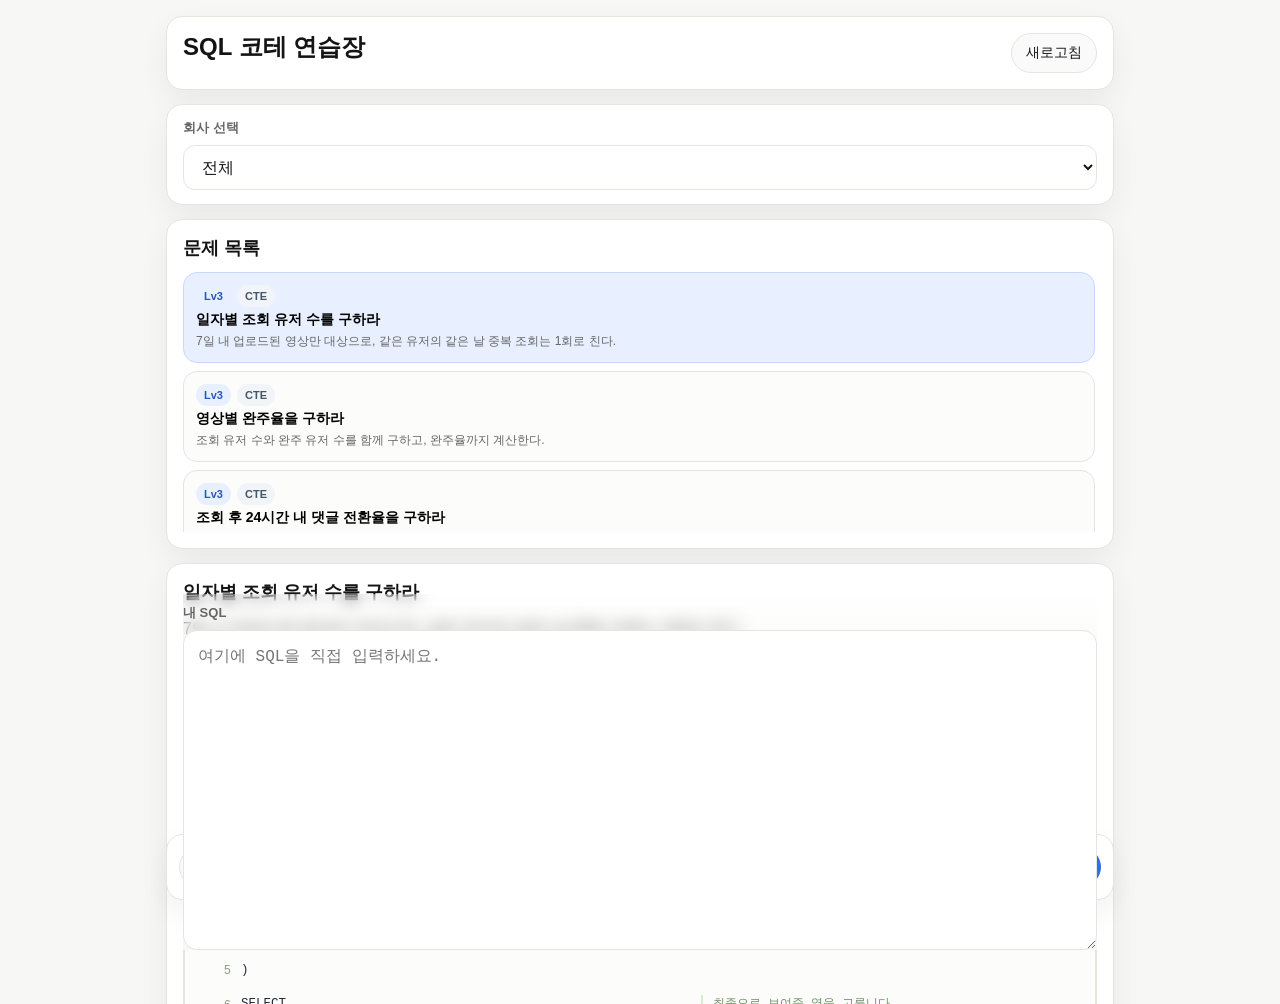
<file: index.html>
<!doctype html>
<html lang="ko">
  <head>
    <meta charset="UTF-8" />
    <meta name="viewport" content="width=device-width, initial-scale=1.0" />
    <meta http-equiv="refresh" content="0; url=sql-practice-app/" />
    <title>SQL 코테 연습장</title>
    <style>
      body {
        margin: 0;
        font-family: -apple-system, BlinkMacSystemFont, "Segoe UI", Roboto, "Noto Sans KR", sans-serif;
        background: #f7f7f5;
        color: #141414;
        display: grid;
        place-items: center;
        min-height: 100vh;
      }
      a {
        color: #2f6fed;
        text-decoration: none;
      }
    </style>
  </head>
  <body>
    <main>
      <p>SQL 코테 연습장으로 이동합니다.</p>
      <p><a href="sql-practice-app/">바로가기</a></p>
    </main>
  </body>
</html>
</file>
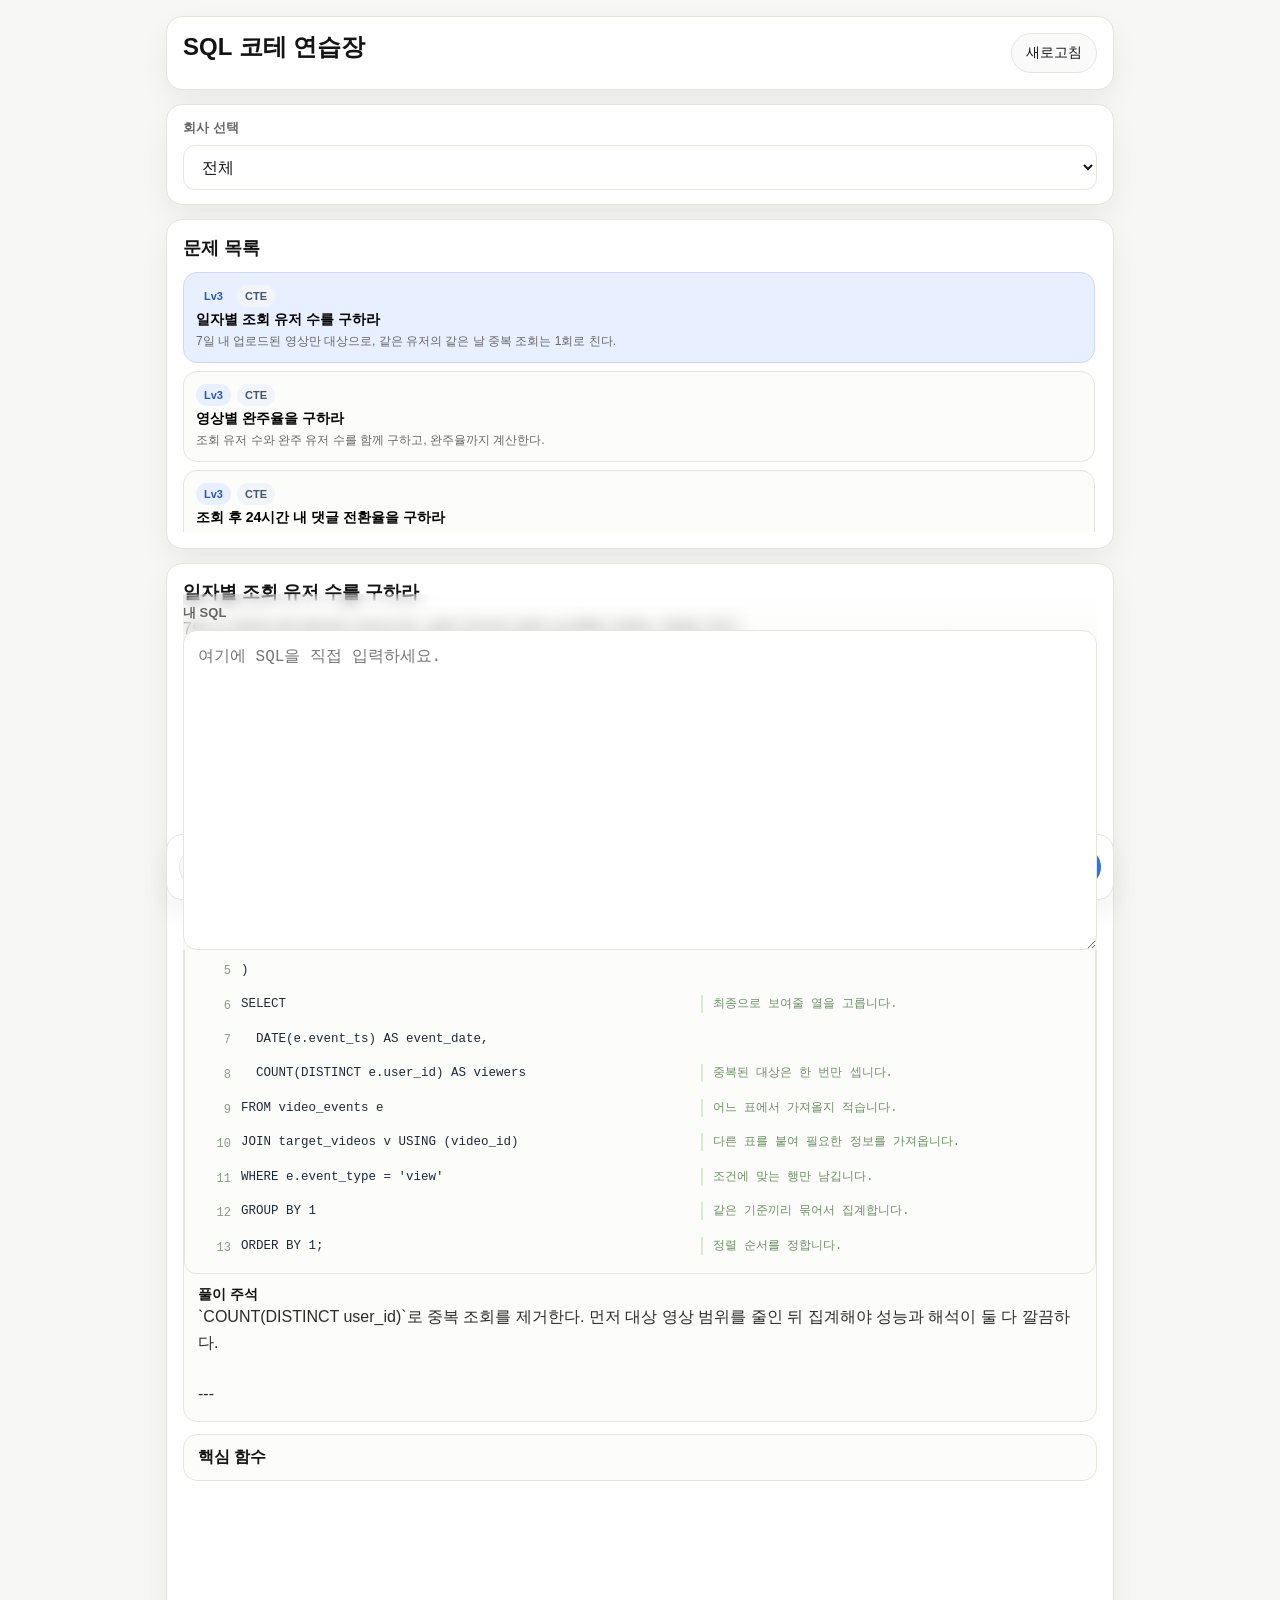
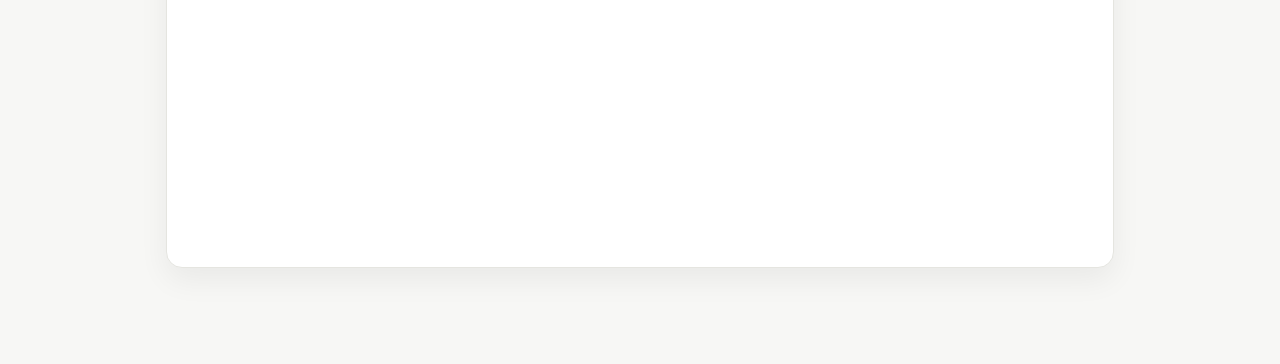
<file: sql-practice-app/index.html>
<!doctype html>
<html lang="ko">
  <head>
    <meta charset="UTF-8" />
    <meta name="viewport" content="width=device-width, initial-scale=1.0, viewport-fit=cover" />
    <title>SQL Practice</title>
    <link rel="stylesheet" href="./styles.css" />
  </head>
  <body>
    <main class="app">
      <header class="topbar">
        <div>
          <h1>SQL 코테 연습장</h1>
        </div>
        <button id="reloadBtn" class="ghost-btn" type="button">새로고침</button>
      </header>

      <section class="picker-card">
        <label for="companySelect">회사 선택</label>
        <select id="companySelect" aria-label="회사 선택">
          <option value="all">전체</option>
          <option value="당근">당근</option>
          <option value="슈퍼센트">슈퍼센트</option>
          <option value="초보-중간">초보-중간</option>
          <option value="초보">초보</option>
        </select>
      </section>

      <section class="list-card">
        <div class="section-head">
          <h2>문제 목록</h2>
        </div>
        <div id="questionList" class="question-list"></div>
      </section>

      <section class="detail-card">
        <div class="section-head">
          <h2 id="questionTitle">문제를 선택하세요</h2>
        </div>

        <p id="questionPrompt" class="prompt"></p>

        <div class="detail-layout">
          <div class="detail-main">
            <details class="schema-block">
              <summary>스키마 보기</summary>
              <pre id="schemaText" class="schema-text"></pre>
            </details>

            <details id="answerPanel" class="answer-panel">
              <summary>정답 / 풀이 주석</summary>
              <div class="answer-section">
                <h3>정답 SQL</h3>
                <div id="answerText" class="answer-text"></div>
              </div>
              <div class="answer-section">
                <h3>풀이 주석</h3>
                <p id="explanationText" class="explanation"></p>
              </div>
            </details>

            <details id="functionPanel" class="function-panel">
              <summary>핵심 함수</summary>
              <div class="section-head compact">
                <span id="functionHint">문제에 맞는 함수가 자동으로 정리됩니다.</span>
              </div>
              <div id="functionCards" class="function-cards"></div>
            </details>
          </div>
        </div>

        <div class="input-stack">
          <div class="textarea-block">
            <label for="sqlInput">내 SQL</label>
            <textarea id="sqlInput" spellcheck="false" placeholder="여기에 SQL을 직접 입력하세요."></textarea>
          </div>
        </div>
      </section>

      <nav class="bottom-nav">
        <button id="prevBtn" type="button" class="ghost-btn">이전</button>
        <button id="nextBtn" type="button" class="primary-btn">다음</button>
      </nav>
    </main>

    <script src="./app.js"></script>
  </body>
</html>
</file>
<file: sql-practice-app/styles.css>
:root {
  color-scheme: light;
  --bg: #f7f7f5;
  --panel: #ffffff;
  --text: #141414;
  --muted: #666666;
  --line: #e5e5e0;
  --accent: #2f6fed;
  --accent-weak: #e8f0ff;
  --done: #e8f7ee;
  --shadow: 0 12px 30px rgba(20, 20, 20, 0.06);
  --radius: 16px;
}

* {
  box-sizing: border-box;
}

html,
body {
  margin: 0;
  padding: 0;
  font-family: -apple-system, BlinkMacSystemFont, "Segoe UI", Roboto, "Noto Sans KR", sans-serif;
  background: var(--bg);
  color: var(--text);
  -webkit-text-size-adjust: 100%;
  scroll-behavior: smooth;
}

body {
  min-height: 100vh;
  padding-bottom: env(safe-area-inset-bottom);
}

.app {
  width: min(100%, 980px);
  margin: 0 auto;
  padding: 16px;
  padding-top: calc(16px + env(safe-area-inset-top));
  padding-bottom: calc(16px + env(safe-area-inset-bottom));
  display: grid;
  gap: 14px;
}

.topbar,
.stats-card,
.list-card,
.detail-card,
.bottom-nav {
  background: var(--panel);
  border: 1px solid var(--line);
  border-radius: var(--radius);
  box-shadow: var(--shadow);
}

.topbar {
  padding: 16px;
  display: flex;
  justify-content: space-between;
  align-items: flex-start;
  gap: 12px;
}

.topbar h1 {
  margin: 0;
  font-size: 24px;
  line-height: 1.2;
}

.stats-card {
  padding: 12px 16px;
  display: grid;
  grid-template-columns: repeat(3, 1fr);
  gap: 12px;
}

.picker-card {
  background: var(--panel);
  border: 1px solid var(--line);
  border-radius: var(--radius);
  box-shadow: var(--shadow);
  padding: 14px 16px;
  display: grid;
  gap: 8px;
}

.picker-card label {
  font-size: 13px;
  color: var(--muted);
  font-weight: 700;
}

.picker-card select {
  width: 100%;
  border: 1px solid var(--line);
  border-radius: 12px;
  padding: 12px 14px;
  background: #fff;
  color: var(--text);
  font-size: 16px;
}

.picker-card select:focus {
  outline: 2px solid rgba(47, 111, 237, 0.18);
  border-color: var(--accent);
}

.stats-card > div {
  display: flex;
  flex-direction: column;
  gap: 4px;
}

.stat-label {
  font-size: 12px;
  color: var(--muted);
}

.stats-card strong {
  font-size: 18px;
}

.ghost-btn,
.primary-btn,
.secondary-btn {
  border: 1px solid var(--line);
  background: var(--panel);
  color: var(--text);
  border-radius: 999px;
  font-size: 14px;
  padding: 10px 14px;
}

.ghost-btn,
.secondary-btn {
  background: #fafafa;
}

.primary-btn {
  background: var(--accent);
  color: #fff;
  border-color: var(--accent);
}

.list-card,
.detail-card {
  padding: 16px;
}

.section-head {
  display: flex;
  justify-content: space-between;
  align-items: center;
  gap: 12px;
  margin-bottom: 12px;
}

.section-head h2 {
  margin: 0;
  font-size: 18px;
}

.section-head span {
  color: var(--muted);
  font-size: 13px;
}

.question-list {
  display: grid;
  gap: 8px;
  max-height: 260px;
  overflow: auto;
  padding-right: 2px;
}

.input-stack {
  margin-top: 14px;
  display: grid;
  gap: 14px;
  position: sticky;
  bottom: calc(62px + env(safe-area-inset-bottom));
  z-index: 4;
  padding: 10px 0 0;
  background: linear-gradient(to top, #f7f7f5 72%, rgba(247, 247, 245, 0));
  backdrop-filter: blur(8px);
}

.question-item {
  width: 100%;
  text-align: left;
  border: 1px solid var(--line);
  background: #fcfcfb;
  border-radius: 14px;
  padding: 12px;
  display: grid;
  gap: 4px;
}

.q-meta {
  display: flex;
  gap: 6px;
  align-items: center;
  flex-wrap: wrap;
}

.q-badge,
.q-topic {
  display: inline-flex;
  align-items: center;
  min-height: 22px;
  padding: 0 8px;
  border-radius: 999px;
  font-size: 11px;
  font-weight: 700;
  line-height: 1;
}

.q-badge {
  background: #e8f0ff;
  color: #2756bb;
}

.q-topic {
  background: #f1f5f9;
  color: #475569;
}

.question-item.active {
  background: var(--accent-weak);
  border-color: #c8d9ff;
}

.question-item.done {
  background: var(--done);
}

.question-item .q-title {
  font-weight: 700;
  font-size: 14px;
}

.question-item .q-sub {
  color: var(--muted);
  font-size: 12px;
}

.prompt {
  margin: 0 0 12px;
  color: var(--text);
  line-height: 1.6;
  white-space: pre-wrap;
}

.detail-layout {
  display: block;
}

.detail-main {
  min-width: 0;
}

.schema-block,
.answer-panel {
  margin-top: 12px;
  border: 1px solid var(--line);
  border-radius: 14px;
  background: #fcfcfb;
  overflow: hidden;
  width: 100%;
  min-width: 0;
}

.function-panel {
  margin-top: 12px;
  padding: 0;
  border: 1px solid var(--line);
  border-radius: 14px;
  background: #fcfcfb;
  overflow: hidden;
}

.function-panel > summary {
  list-style: none;
  cursor: pointer;
  padding: 12px 14px;
  font-weight: 700;
}

.function-panel > summary::-webkit-details-marker {
  display: none;
}

.function-panel .section-head.compact {
  padding: 0 14px 10px;
}

.function-panel .function-cards {
  padding: 0 14px 14px;
}

.section-head.compact {
  margin-bottom: 10px;
}

.section-head.compact h3 {
  margin: 0;
  font-size: 15px;
}

.section-head.compact span {
  font-size: 12px;
}

.function-cards {
  display: grid;
  gap: 10px;
}

.function-empty {
  padding: 12px;
  border: 1px dashed #d9e1d1;
  border-radius: 12px;
  color: var(--muted);
  background: #f8fbf6;
  font-size: 13px;
}

.function-card {
  border: 1px solid #dfe9d8;
  border-radius: 12px;
  background: #f8fcf4;
  padding: 12px;
  display: grid;
  gap: 6px;
}

.function-name {
  margin: 0;
  font-size: 14px;
  font-weight: 700;
  color: #2f5f2a;
}

.function-signature {
  font-family: "SFMono-Regular", Consolas, "Liberation Mono", Menlo, monospace;
  font-size: 12px;
  color: #3b3b3b;
  white-space: pre-wrap;
  overflow-wrap: anywhere;
}

.function-use,
.function-tip {
  margin: 0;
  font-size: 12px;
  line-height: 1.5;
  color: #4f644a;
}

.function-tip {
  color: #6b8f63;
}

.schema-block summary,
.answer-panel summary {
  list-style: none;
  cursor: pointer;
  padding: 12px 14px;
  font-weight: 700;
}

.schema-block summary::-webkit-details-marker,
.answer-panel summary::-webkit-details-marker {
  display: none;
}

.schema-text,
.answer-text {
  margin: 0;
  padding: 12px 14px 14px;
  background: transparent;
  overflow-wrap: anywhere;
  font-family: "SFMono-Regular", Consolas, "Liberation Mono", Menlo, monospace;
  font-size: 12.5px;
  line-height: 1.55;
}

.schema-text {
  display: block;
  width: 100%;
  max-width: 100%;
  min-width: 0;
  white-space: pre;
  overflow-x: auto;
  -webkit-overflow-scrolling: touch;
  overscroll-behavior-x: contain;
}

.answer-text {
  display: grid;
  gap: 6px;
  padding: 10px 12px 12px;
  background: #fcfcfb;
  border: 1px solid var(--line);
  border-radius: 12px;
}

.sql-row {
  display: grid;
  grid-template-columns: 34px minmax(0, 1fr) minmax(200px, 0.85fr);
  gap: 10px;
  align-items: start;
  padding: 4px 0;
}

.sql-line-no {
  color: #8b9a85;
  font-size: 12px;
  text-align: right;
  padding-top: 2px;
}

.sql-code {
  display: block;
  white-space: pre-wrap;
  color: #1f2937;
  word-break: break-word;
}

.sql-note {
  color: #6b8f63;
  font-size: 12px;
  line-height: 1.5;
  padding-left: 10px;
  border-left: 2px solid #d9ead3;
}

.sql-row.no-note {
  grid-template-columns: 34px minmax(0, 1fr);
}

.sql-row.no-note .sql-code {
  align-self: center;
}

.empty-answer {
  margin: 0;
  color: var(--muted);
}

@media (max-width: 640px) {
  .sql-row {
    grid-template-columns: 26px minmax(0, 1fr);
  }

  .sql-note {
    grid-column: 1 / -1;
    margin-left: 26px;
  }

  .sql-row.no-note {
    grid-template-columns: 26px minmax(0, 1fr);
  }
}

.textarea-block {
  display: grid;
  gap: 8px;
}

.textarea-block label {
  font-size: 13px;
  color: var(--muted);
  font-weight: 700;
}

.textarea-block textarea {
  width: 100%;
  min-height: 320px;
  resize: vertical;
  border: 1px solid var(--line);
  border-radius: 14px;
  padding: 14px;
  background: #fff;
  color: var(--text);
  font-family: "SFMono-Regular", Consolas, "Liberation Mono", Menlo, monospace;
  font-size: 16px;
  line-height: 1.55;
}

.textarea-block textarea:focus {
  outline: 2px solid rgba(47, 111, 237, 0.18);
  border-color: var(--accent);
}

.button-row {
  display: grid;
  grid-template-columns: repeat(3, minmax(0, 1fr));
  gap: 8px;
  margin-top: 14px;
}

.bottom-nav {
  position: sticky;
  bottom: 0;
  padding: 12px;
  display: grid;
  grid-template-columns: repeat(2, minmax(0, 1fr));
  gap: 10px;
}

.explanation {
  margin: 0;
  padding: 0 14px 14px;
  line-height: 1.6;
  color: #2b2b2b;
  white-space: pre-wrap;
}

.answer-section h3 {
  margin: 0;
  padding: 12px 14px 0;
  font-size: 14px;
}

@media (max-width: 640px) {
  .app {
    padding: 12px;
  }

  .detail-card {
    padding-bottom: 190px;
  }

  .topbar h1 {
    font-size: 20px;
  }

  .stats-card {
    grid-template-columns: 1fr;
  }

  .button-row {
    grid-template-columns: 1fr;
  }

  .schema-block summary,
  .answer-panel summary,
  .function-panel > summary {
    padding: 14px 12px;
    font-size: 14px;
  }

  .schema-text {
    padding: 10px 12px 12px;
    font-size: 12px;
    line-height: 1.45;
  }

  .schema-text {
    white-space: pre-wrap;
    overflow-x: hidden;
    word-break: break-word;
    overflow-wrap: anywhere;
  }

  .textarea-block textarea {
    font-size: 16px;
  }

  .picker-card select {
    font-size: 16px;
  }

  .schema-block,
  .answer-panel,
  .function-panel {
    border-radius: 12px;
  }

  .bottom-nav {
    grid-template-columns: 1fr 1fr;
  }

  .textarea-block textarea {
    min-height: 260px;
  }
}
</file>
